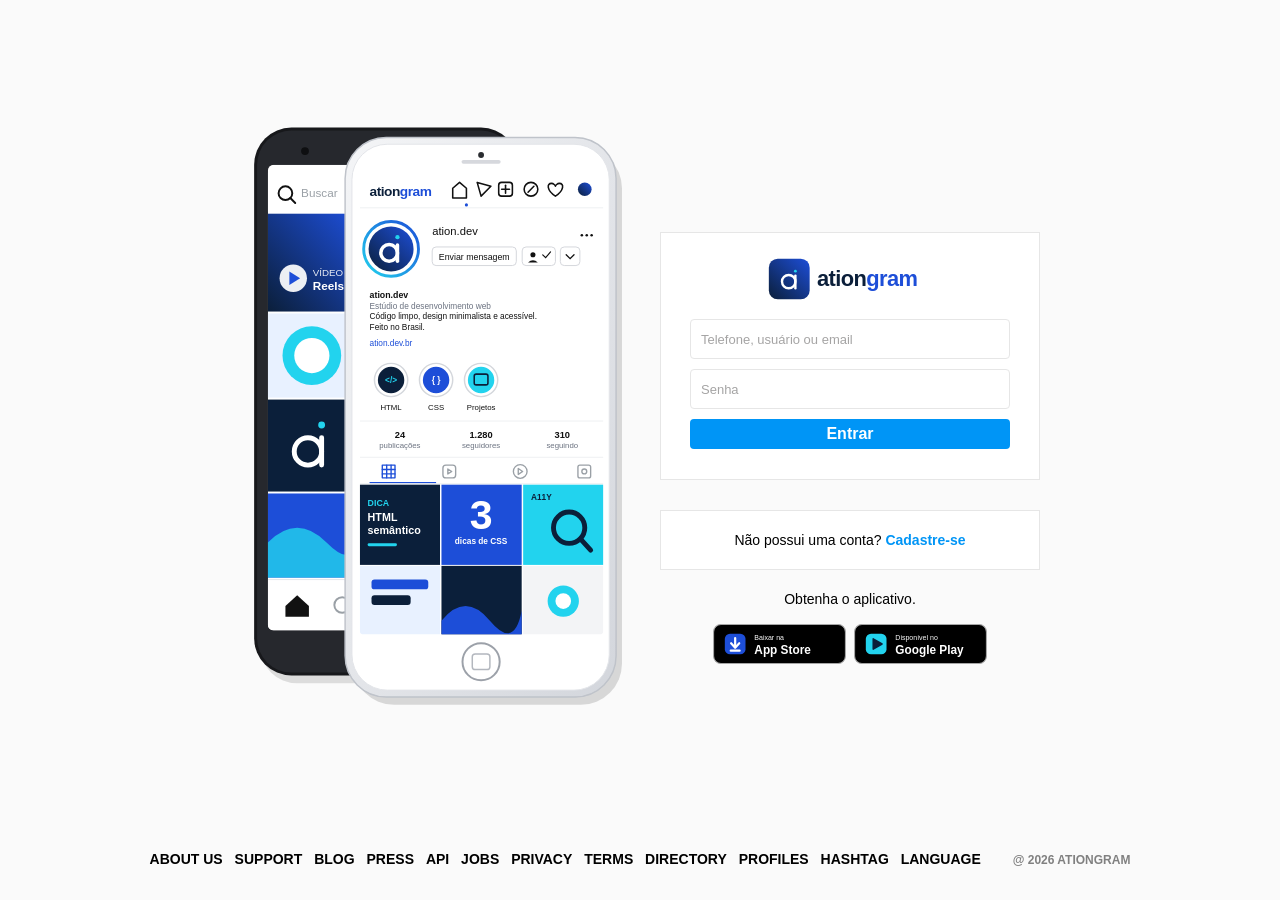
<file: index.html>
<!DOCTYPE html>
<html lang="pt-br">

<head>
    <meta charset="UTF-8">
    <link rel="shortcut icon" href="assets/ationgram-icon.svg" type="image/x-icon">
    <meta name="viewport" content="width=device-width, initial-scale=1.0">
    <link rel="stylesheet" href="style.css">
    <title>Ationgram - sua rede social</title>
</head>

<body>
    <div id="wrapper">
        <div id="container">
            <div class="column left">
                <div class="main"></div>
            </div>
            <div class="column right">
                <div class="login-panel">
                    <div class="logo">
                        <img class="logo-img" src="assets/ationgram-logo.svg" alt="Logo do ationgran">
                    </div>
                    <form action="">
                        <input type="text" placeholder="Telefone, usuário ou email" name="username">
                        <input type="password" placeholder="Senha" name="password">
                        <input type="submit" value="Entrar">
                    </form>
                </div>
                <div class="infobox">
                    <p>Não possui uma conta? <a href="signup.html">Cadastre-se</a></p>
                </div>
                <div class="get-app-panel">
                    Obtenha o aplicativo.
                    <div class="app-buttons">
                        <a href="#"><img src="assets/ationgram-badge-appstore.svg" alt="Baixe na appstore"></a>
                        <a href="#"><img src="assets/ationgram-badge-googleplay.svg" alt="Baixe na Googleplay"></a>
                    </div>
                </div>
            </div>
        </div>
        <footer class="footer-inner">
            <a href="#">About Us</a>
            <a href="#">Support</a>
            <a href="#">Blog</a>
            <a href="#">Press</a>
            <a href="#">API</a>
            <a href="#">Jobs</a>
            <a href="#">Privacy</a>
            <a href="#">Terms</a>
            <a href="#">Directory</a>
            <a href="#">Profiles</a>
            <a href="#">Hashtag</a>
            <a href="#">Language</a>
            <div class="text-small">@ 2026 Ationgram</div>
        </footer>
    </div>
</body>

</html>
</file>
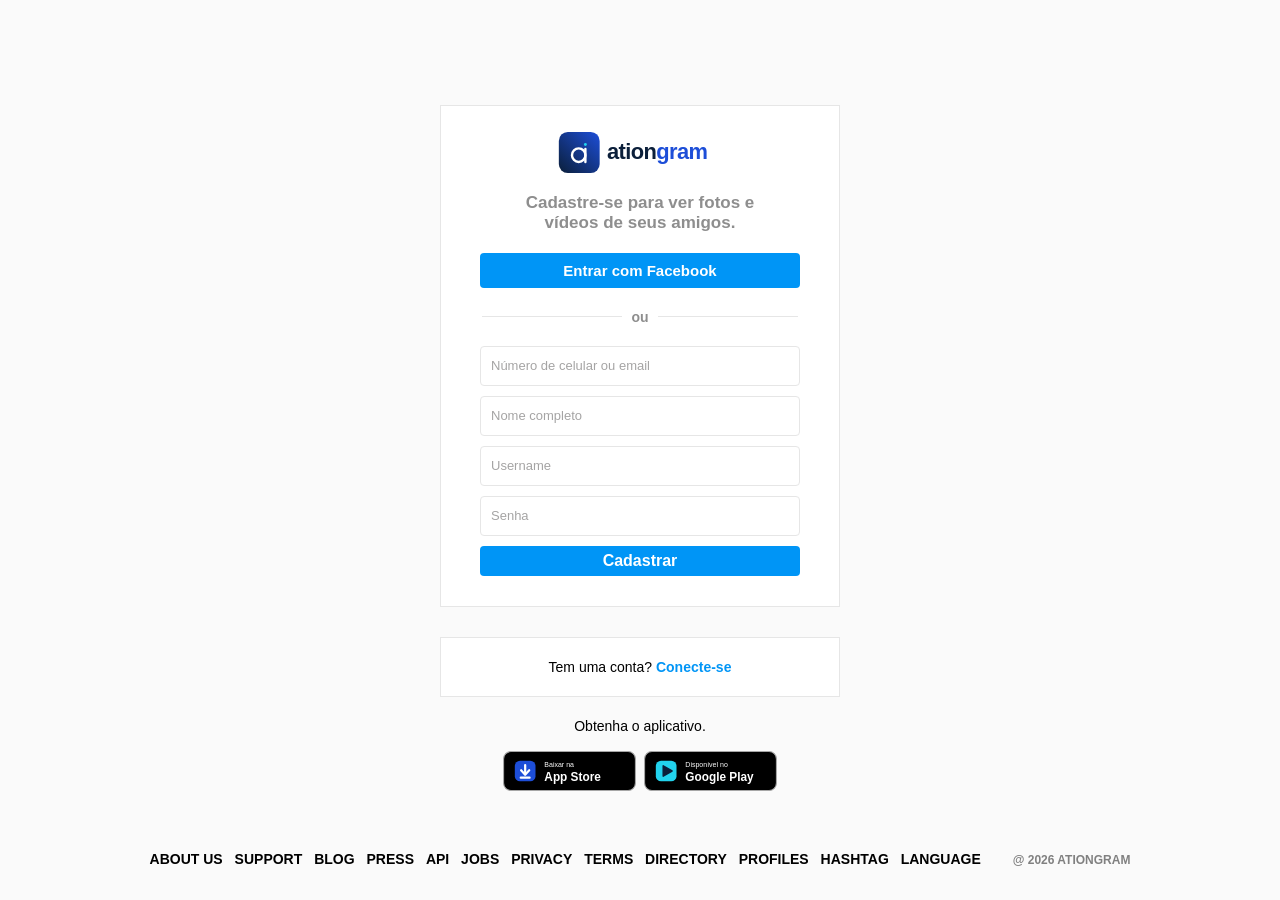
<file: signup.html>
<!DOCTYPE html>
<html lang="pt-br">

<head>
    <meta charset="UTF-8">
    <link rel="shortcut icon" href="assets/ationgram-icon.svg" type="image/x-icon">
    <meta name="viewport" content="width=device-width, initial-scale=1.0">
    <link rel="stylesheet" href="style.css">
    <title>Faça seu cadastro - ationgram</title>
</head>

<body>
    <div id="wrapper">
        <div id="container-signup">
            <div class="column">
                <div class="login-panel">
                    <div class="logo">
                        <img class="logo-img" src="assets/ationgram-logo.svg" alt="Logo do ationgran">
                    </div>
                    <div class="message">
                        <span>Cadastre-se para ver fotos e vídeos de seus amigos.</span>
                    </div>
                    <button class="cta-button">
                        Entrar com Facebook
                    </button>
                    <div class="divisor-container">
                        <div class="line"></div>
                        <div class="divisor-tag">ou</div>
                        <div class="line"></div>
                    </div>
                    <form action="">
                        <input type="text" placeholder="Número de celular ou email" name="email">
                        <input type="text" placeholder="Nome completo" name="name">
                        <input type="text" placeholder="Username" name="username">
                        <input type="password" placeholder="Senha" name="password">
                        <input type="submit" value="Cadastrar">
                    </form>
                </div>
                <div class="infobox">
                    <p>Tem uma conta? <a href="index.html">Conecte-se</a></p>
                </div>
                <div class="get-app-panel">
                    Obtenha o aplicativo.
                    <div class="app-buttons">
                        <a href="#"><img src="assets/ationgram-badge-appstore.svg" alt="Baixe na appstore"></a>
                        <a href="#"><img src="assets/ationgram-badge-googleplay.svg" alt="Baixe na Googleplay"></a>
                    </div>
                </div>
            </div>
        </div>
        <footer class="footer-inner">
            <a href="#">About Us</a>
            <a href="#">Support</a>
            <a href="#">Blog</a>
            <a href="#">Press</a>
            <a href="#">API</a>
            <a href="#">Jobs</a>
            <a href="#">Privacy</a>
            <a href="#">Terms</a>
            <a href="#">Directory</a>
            <a href="#">Profiles</a>
            <a href="#">Hashtag</a>
            <a href="#">Language</a>
            <div class="text-small">@ 2026 Ationgram</div>
        </footer>
    </div>
</body>

</html>
</file>
<file: style.css>
* {
    box-sizing: border-box;
    margin: 0;
    padding: 0;
}

a {
    color: var(--button-primary);
    text-decoration: none;
}

body {

    --background: #FAFAFA;
    --white: #FFFFFF;
    --black: #000000;
    --button-primary: #0095f6;
    --border-primary: #e6e6e6;


    background: var(--background);
    height: 100%;
    width: 100%;
    margin: 0;
    padding: 0;
    font-family: Arial, Helvetica, sans-serif;
    font-size: 14px;
    line-height: 18px;
}

#wrapper {
    height: 100vh;
}

#container {
    margin: 0 auto;
    min-height: 100%;
    width: 800px;
    display: flex;
    align-items: center;
}

.column {
    flex-grow: 1;
    width: 50%;
}

.left {
    background-image: url(./assets/ationgram-mockup.svg);
    background-size: 450px;
    background-repeat: no-repeat;
    background-position: center;
    height: 600px;
    margin-bottom: 50px;
}

.right {
    padding-left: 20px;
}

.login-panel {
    background: var(--white);
    border: 1px solid var(--border-primary);
    text-align: center;
    padding: 20px 0;
}

.logo-img {
    width: 175px;
}

form {
    display: flex;
    flex-direction: column;
    align-items: center;
    justify-content: center;
}

input[type="password"], input[type="text"] {
    background-color: var(--white);
    border: 1px solid var(--border-primary);
    height: 40px;
    border-radius: 4px;
    margin-top: 10px;
    padding: 10px;
    font-size: 13px;
    width: 320px;
    color: var(--black);
}

input[type="password"]::placeholder, input[type="text"]::placeholder {
    color: rgb(165, 164, 164);
}

input[type="password"]:focus, input[type="text"]:focus {
    outline: 0;
    border: 1px solid #a1a1a1;
}

input[type="submit"] {
    width: 320px;
    margin-top: 10px;
    height: 30px;
    border: 0;
    background-color: var(--button-primary);
    border-radius: 4px;
    color: var(--white);
    font-size: 16px;
    font-weight: bold;
    margin-bottom: 10px;
    cursor: pointer;
}

.infobox {
    background-color: var(--white);
    height: 60px;
    border: 1px solid var(--border-primary);
    margin: 30px auto 0;
    display: flex;
    justify-content: center;
    align-items: center;
}

.infobox p {
    user-select: none;
}

.infobox p a {
    font-weight: bold;
    user-select: none;
}

.get-app-panel {
    margin-top: 20px;
    text-align: center;
}

.app-buttons {
    margin-top: 16px;
}

.app-buttons img {
    height: 40px;
    padding: 0 2px;
}

footer {
    text-align: center;
    height: 50px;
    margin-top: -50px;
}

footer a {
    color: var(--black);
    text-transform: uppercase;
    font-weight: bold;
    margin-right: 8px;
}

.text-small {
    font-size: 12px;
    font-weight: bold;
    color: gray;
    text-transform: uppercase;
    padding-left: 20px;
    display: inline-block;
}

/*SIGN UP PAGE*/

#container-signup {
    margin: 0 auto;
    min-height: 100%;
    max-width: 400px;
    display: flex;
    align-items: center;
}

.message {
    margin: 10px 70px;
}

.message span {
    text-align: center;
    font-size: 17px;
    font-weight: bold;
    line-height: 20px;
    color: #8e8e8e;
}

.cta-button {
    width: 320px;
    margin: 10px 0;
    height: 35px;
    background-color: var(--button-primary);
    color: var(--white);
    border: 0;
    border-radius: 4px;
    font-size: 15px;
    cursor: pointer;
    font-weight: bold;
}

.divisor-container {
    display: flex;
    align-items: center;
    justify-content: center;
    margin: 10px 0;
}

.line {
    height: 1px;
    background-color: var(--border-primary);
    width: 35%;
}

.divisor-tag {
    font-weight: bold;
    margin: 0 2.5%;
    color: #8e8e8e;
    user-select: none;
}

/*RESPONSIVIDADE*/
@media (max-width: 850px) {
    .left {
        display: none;
    }
    #container{
        width: 70%;
    }
    .right {
        padding-left: 0;
    }
}

@media (max-width: 560px) {
    #container{
        width: 90%;
    }
    #container-signup {
        width: 90%;
    }

    input[type="password"], input[type="text"], input[type="submit"] {
        width: 85%;
    }
    .cta-button {
        width: 85%;
    }
    .message {
        margin: 10px 25px;
    }
}
</file>
